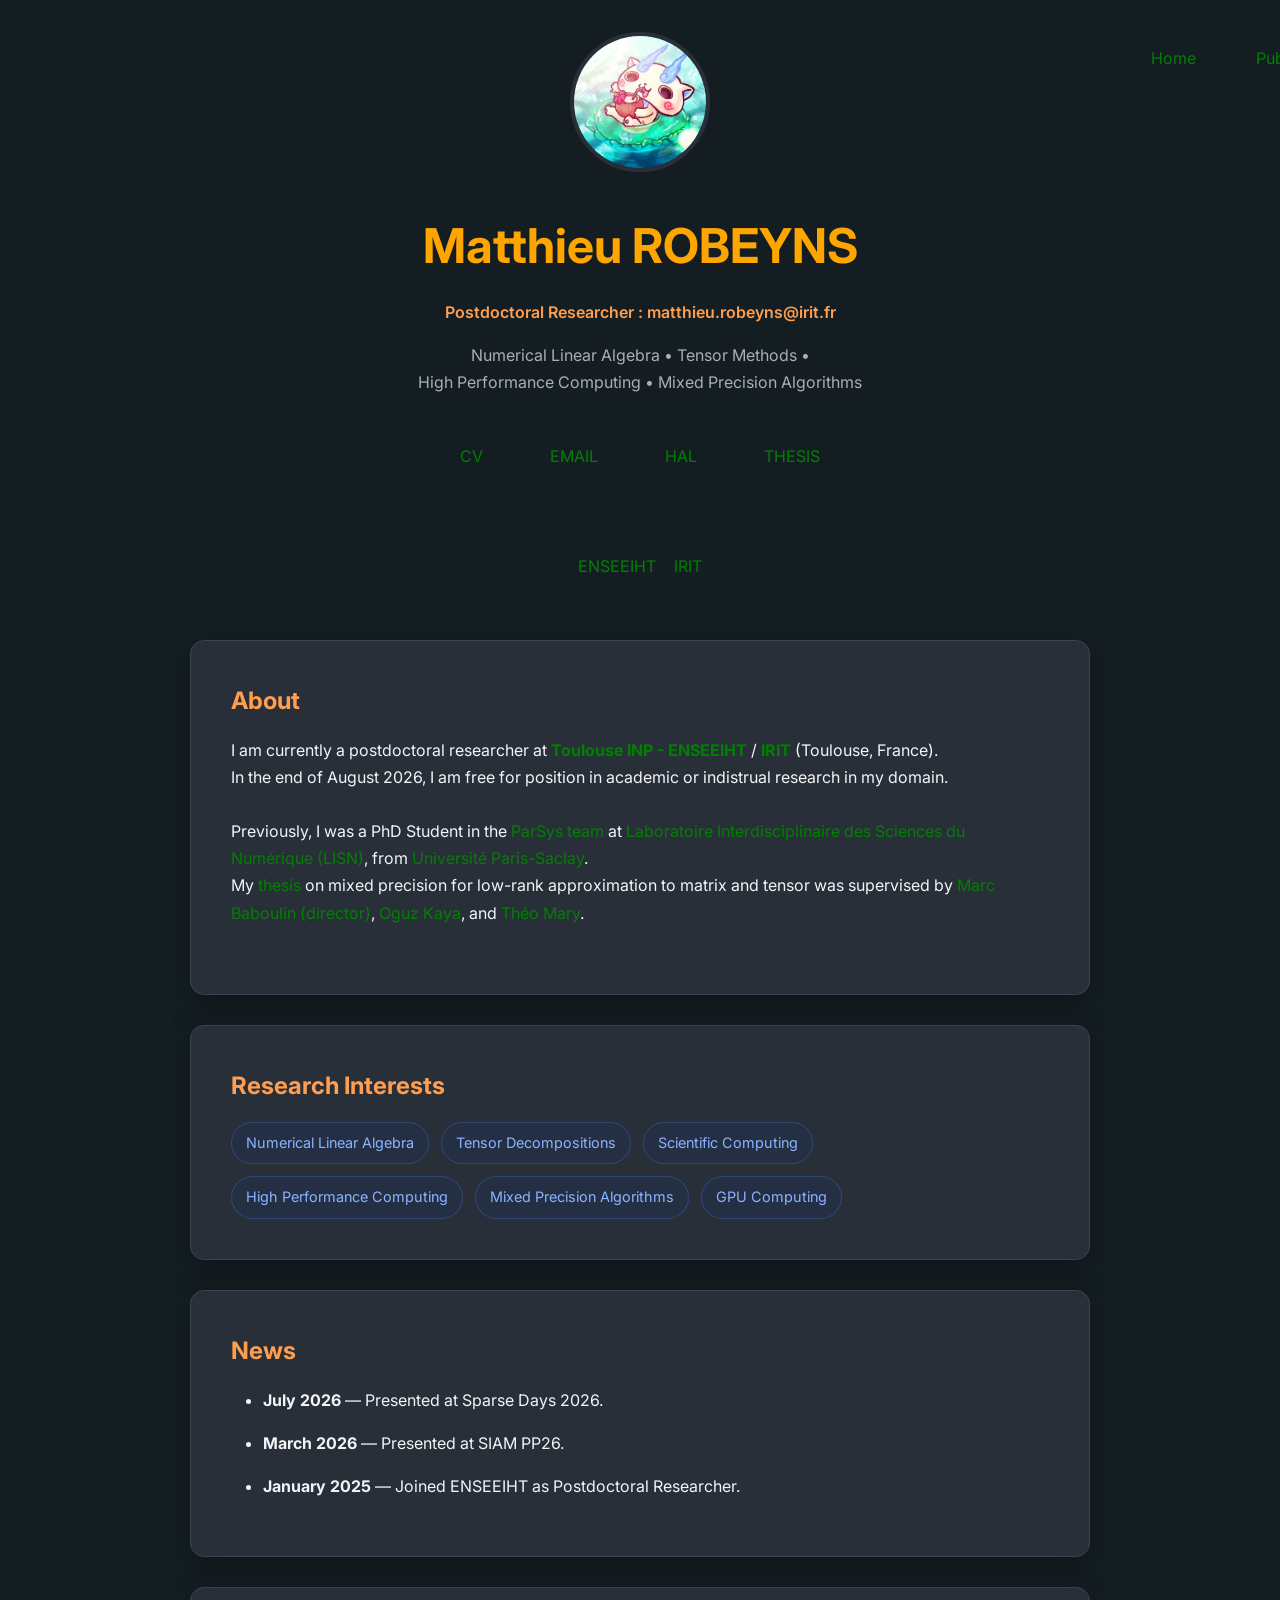
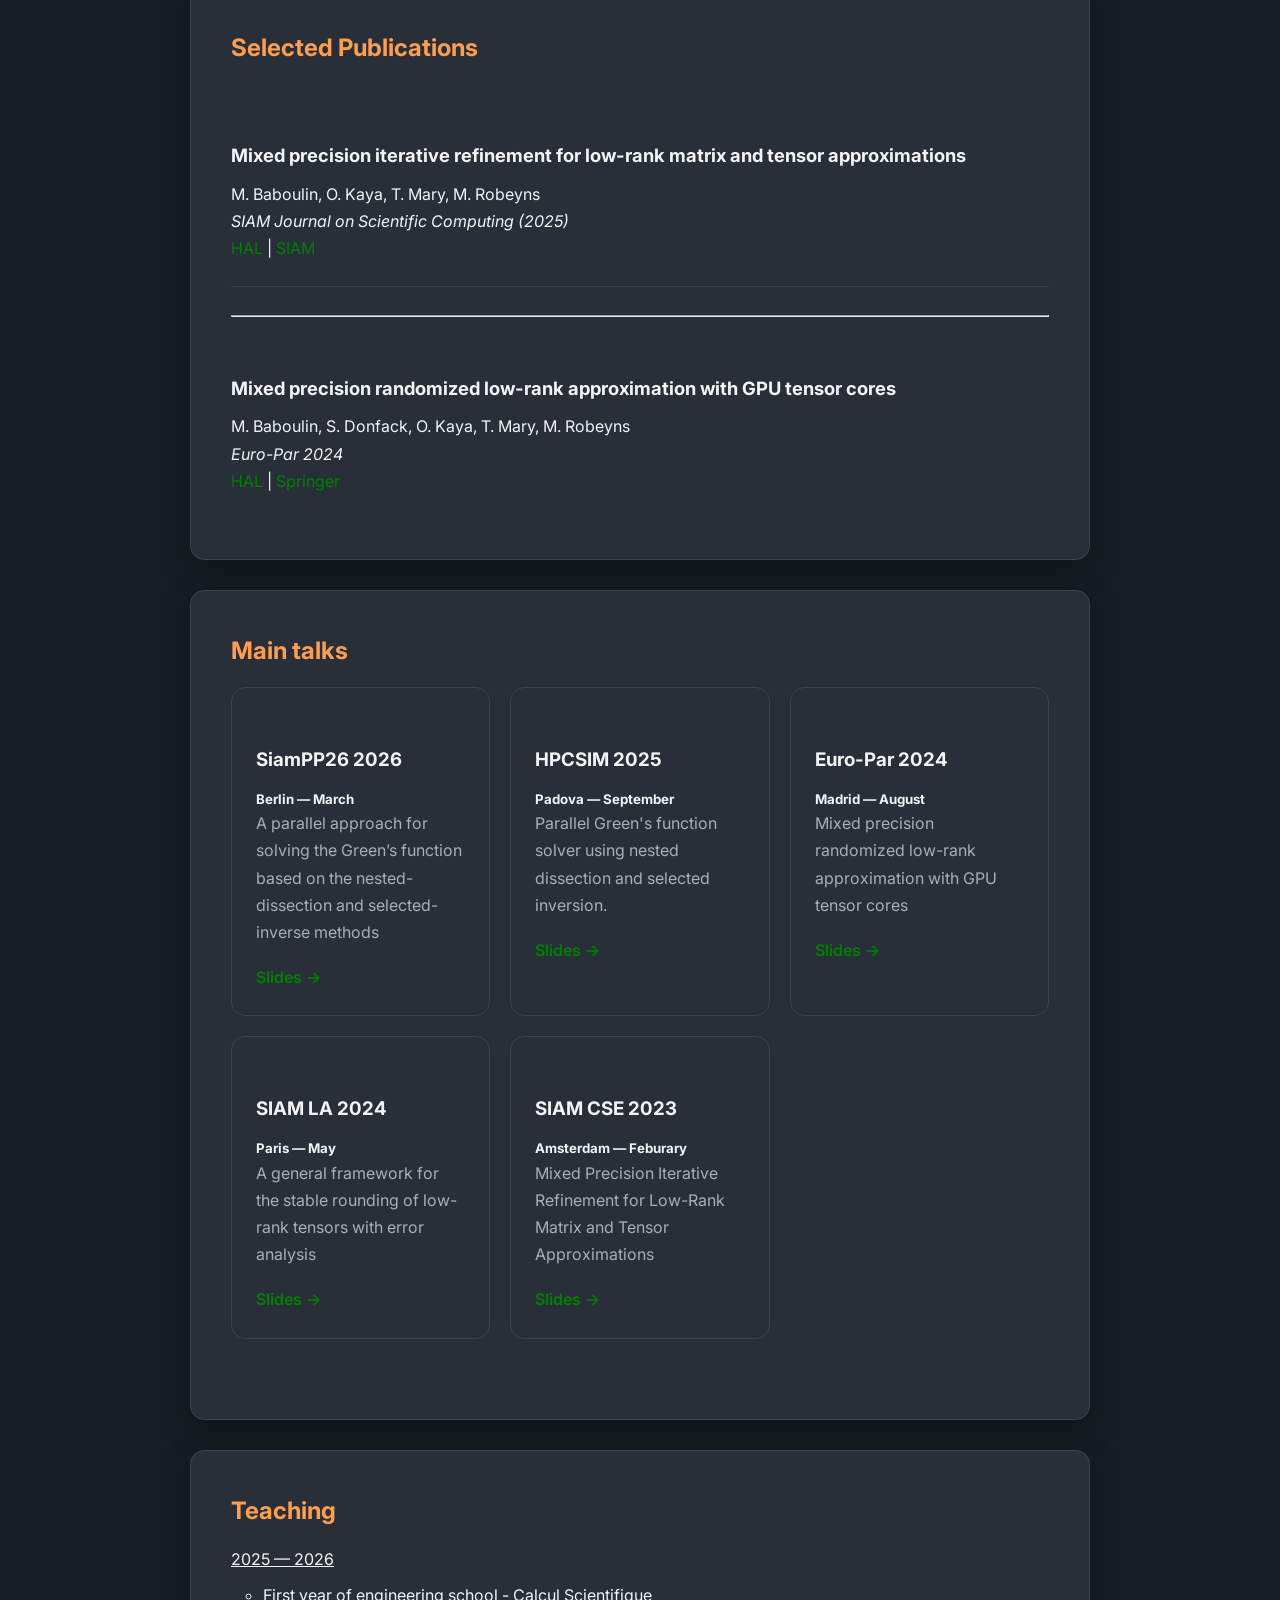
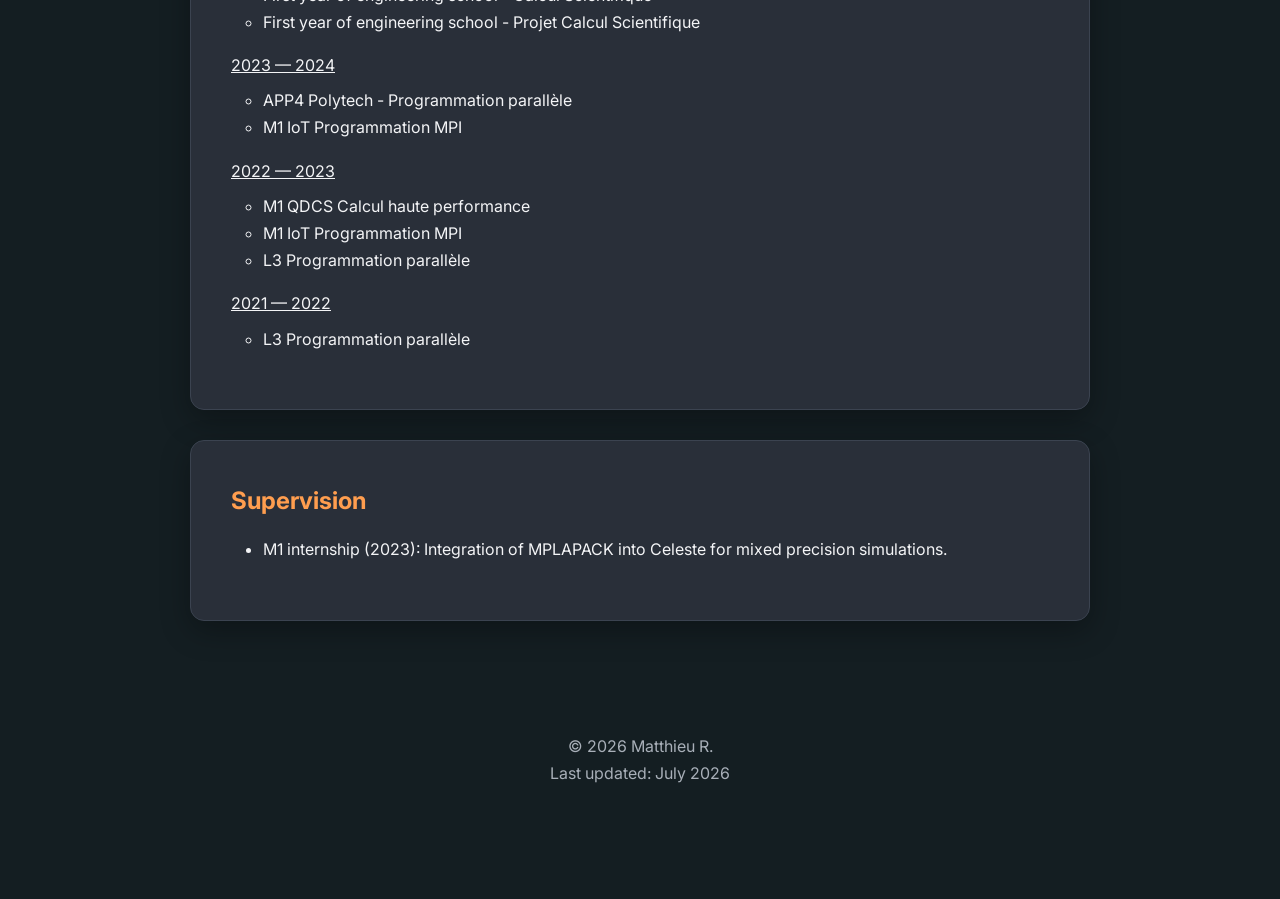
<file: index.html>
<!DOCTYPE html>
<html lang="en">

    <nav class="menu">
        <ul>
            <li><a href="index.html">Home</a></li>
            <li><a href="publications.html">Publications</a></li>
            <li><a href="CuriVite.pdf">CV</a></li>
            <li><a href="teaching.html">Teaching</a></li>
        </ul>
    </nav>

    <head>
        <meta charset="UTF-8">
        <meta name="viewport" content="width=device-width, initial-scale=1.0">

        <title>Matthieu ROBEYNS</title>

        <link rel="stylesheet" href="style.css">

        <!-- Google Font -->
        <link rel="preconnect" href="https://fonts.googleapis.com">
        <link rel="preconnect" href="https://fonts.gstatic.com" crossorigin>
        <link
            href="https://fonts.googleapis.com/css2?family=Inter:wght@300;400;500;600;700&display=swap"
            rel="stylesheet">

    </head>

    <body>

        <main class="container">

            <!-- ========================= -->
            <!-- HERO -->
            <!-- ========================= -->

            <header class="hero">

                <img src="images/Koma.png"
                    alt="Portrait of Matthieu"
                    class="avatar">

                <h1>Matthieu ROBEYNS</h1>

                <p class="subtitle">
                    Postdoctoral Researcher : matthieu.robeyns@irit.fr
                </p>

                <p class="description">
                    Numerical Linear Algebra • Tensor Methods • <br>
                    High Performance Computing • Mixed Precision Algorithms
                </p>

                <div class="buttons">

                    <a href="CuriVite.pdf"
                        class="btn secondary">
                        CV
                    </a>

                    <a href="mailto:matthieu.robeyns@irit.fr"
                        class="btn secondary">
                        EMAIL
                    </a>

                    <a
                        href="https://hal.science/search/index/q/*/authIdHal_s/matthieu-robeyns"
                        class="btn secondary">
                        HAL
                    </a>

                    <a
                        href="thesis.pdf"
                        class="btn secondary">
                        THESIS
                    </a>

                </div>

            </header>

            <!-- ========================= -->
            <!-- CONTACT -->
            <!-- ========================= -->

            <section class="socials">

                <a href="https://www.enseeiht.fr">
                    ENSEEIHT
                </a>

                <a href="https://www.irit.fr">
                    IRIT
                </a>

            </section>

            <!-- ========================= -->
            <!-- ABOUT -->
            <!-- ========================= -->

            <section class="card" id="about">

                <h2>About</h2>

                <p>

                    I am currently a postdoctoral researcher at
                    <strong><a href="https://www.enseeiht.fr/fr/index.html">
                            Toulouse INP - ENSEEIHT
                        </a></strong>
                    /<strong><a href="https://www.irit.fr/">
                            IRIT
                        </a></strong>
                    (Toulouse, France). <br>

                    In the end of August 2026, I am free for position in
                    academic or indistrual research in my domain.

                </p>

                <br>

                <p>
                    Previously, I was a PhD Student in the
                    <a
                        href="https://www.lisn.upsaclay.fr/recherche/departements-et-equipes/algorithmes-apprentissage-et-calcul/systemes-paralleles-parsys/">
                        ParSys team
                    </a>
                    at <a HREF="https://www.lisn.upsaclay.fr/">Laboratoire
                        Interdisciplinaire des Sciences du
                        Numérique (LISN)</a>,
                    from <a
                        HREF="https://www.universite-paris-saclay.fr/">Université
                        Paris-Saclay</a>. <br>
                    My <a HREF="thesis.pdf">thesis</a>
                    on mixed precision for low-rank approximation to matrix and
                    tensor
                    was supervised by
                    <a HREF="https://marcbab.github.io/">Marc Baboulin
                        (director)</a>,
                    <a HREF="https://kayaogz.github.io/">Oguz Kaya</a>, and
                    <a HREF="https://perso.lip6.fr/Theo.Mary/index.php">Théo
                        Mary</a>.
                </p>

                <br>

            </section>

            <!-- ========================= -->
            <!-- RESEARCH -->
            <!-- ========================= -->

            <section class="card" id="research">

                <h2>Research Interests</h2>

                <div class="skills">

                    <span>Numerical Linear Algebra</span>
                    <span>Tensor Decompositions</span>
                    <span>Scientific Computing</span>
                    <span>High Performance Computing</span>
                    <span>Mixed Precision Algorithms</span>
                    <span>GPU Computing</span>

                </div>

            </section>

            <!-- ========================= -->
            <!-- NEWS -->
            <!-- ========================= -->

            <section class="card" id="news">

                <h2>News</h2>

                <ul>

                    <li>
                        <strong>July 2026</strong> — Presented at Sparse Days
                        2026.
                    </li>

                    <li>
                        <strong>March 2026</strong> — Presented at SIAM PP26.
                    </li>

                    <li>
                        <strong>January 2025</strong> — Joined ENSEEIHT as
                        Postdoctoral
                        Researcher.
                    </li>

                </ul>

            </section>

            <!-- ========================= -->
            <!-- PUBLICATIONS -->
            <!-- ========================= -->

            <section class="card" id="publications">

                <h2>Selected Publications</h2>

                <article class="publication">

                    <h3>
                        Mixed precision iterative refinement for low-rank matrix
                        and tensor approximations
                    </h3>

                    <p>
                        M. Baboulin,
                        O. Kaya,
                        T. Mary,
                        M. Robeyns
                    </p>

                    <p>
                        <em>SIAM Journal on Scientific Computing (2025)</em>
                    </p>

                    <p>

                        <a
                            href="https://hal.science/hal-04115337v1/file/Paper.pdf">
                            HAL
                        </a>

                        |

                        <a
                            href="https://epubs.siam.org/doi/abs/10.1137/23M1576992">
                            SIAM
                        </a>

                    </p>

                </article>

                <br>
                <hr>

                <article class="publication">

                    <h3>
                        Mixed precision randomized low-rank approximation with
                        GPU tensor cores
                    </h3>

                    <p>
                        M. Baboulin,
                        S. Donfack,
                        O. Kaya,
                        T. Mary,
                        M. Robeyns
                    </p>

                    <p>
                        <em>Euro-Par 2024</em>
                    </p>

                    <p>

                        <a href="https://hal.science/LISN/hal-04520893v1">
                            HAL
                        </a>

                        |

                        <a
                            href="https://link.springer.com/chapter/10.1007/978-3-031-69583-4_3">
                            Springer
                        </a>

                    </p>

                </article>

            </section>

            <!-- ========================= -->
            <!-- TALKS -->
            <!-- ========================= -->

            <section class="card" id="talks">

                <h2>Main talks</h2>

                <div class="project-grid">

                    <div class="project-card">

                        <h3>SiamPP26 2026</h3>
                        <h5>Berlin &mdash; March</h5>

                        <p>
                            A parallel approach for solving the Green’s function
                            based on
                            the nested-dissection and selected-inverse methods
                        </p>

                        <a href="Talks/2026_SiamPP26.pdf">
                            Slides →
                        </a>

                    </div>

                    <div class="project-card">

                        <h3>HPCSIM 2025</h3>
                        <h5>Padova &mdash; September</h5>

                        <p>
                            Parallel Green's function solver using nested
                            dissection and selected inversion.
                        </p>

                        <a href="Talks/2025_Slide_Padova.pdf">
                            Slides →
                        </a>

                    </div>

                    <div class="project-card">

                        <h3>Euro-Par 2024</h3>
                        <h5>Madrid &mdash; August</h5>

                        <p>
                            Mixed precision randomized low-rank approximation
                            with GPU tensor cores
                        </p>

                        <a href="Talks/2024_EuroPar.pdf">
                            Slides →
                        </a>

                    </div>

                    <div class="project-card">

                        <h3>SIAM LA 2024</h3>
                        <h5>Paris &mdash; May</h5>

                        <p>
                            A general framework for the stable rounding of
                            low-rank tensors with error analysis
                        </p>

                        <a href="Talks/2024_SIAM_LA.pdf">
                            Slides →
                        </a>

                    </div>

                    <div class="project-card">

                        <h3>SIAM CSE 2023</h3>
                        <h5>Amsterdam &mdash; Feburary</h5>

                        <p>
                            Mixed Precision Iterative Refinement for Low-Rank
                            Matrix and Tensor Approximations
                        </p>

                        <a href="Talks/2023_SIAM_CSE.pdf">
                            Slides →
                        </a>

                    </div>

                </div>

            </section>

            <!-- ========================= -->
            <!-- TEACHING -->
            <!-- ========================= -->

            <section class="card" id="teaching">
                <h2>Teaching</h2>

                <ul>
                    <li>
                        <u>2025 — 2026</u>
                        <ul>
                            <li>First year of engineering school - Calcul
                                Scientifique</li>
                            <li>First year of engineering school - Projet
                                Calcul Scientifique</li>
                        </ul>
                    </li>

                    <li>
                        <u>2023 — 2024</u>
                        <ul>
                            <li>APP4 Polytech - Programmation parallèle</li>
                            <li>M1 IoT Programmation MPI</li>
                        </ul>
                    </li>

                    <li>
                        <u>2022 — 2023</u>
                        <ul>
                            <li>M1 QDCS Calcul haute performance</li>
                            <li>M1 IoT Programmation MPI</li>
                            <li>L3 Programmation parallèle</li>
                        </ul>
                    </li>

                    <li>
                        <u>2021 — 2022</u>
                        <ul>
                            <li>L3 Programmation parallèle</li>
                        </ul>
                    </li>
                </ul>

            </section>

            <section class="card" id="supervision">
                <h2>Supervision</h2>

                <ul>

                    <li>

                        M1 internship (2023):
                        Integration of MPLAPACK into Celeste for
                        mixed precision
                        simulations.

                    </li>

                </ul>

            </section>

            <!-- ========================= -->
            <!-- FOOTER -->
            <!-- ========================= -->

            <footer>

                © 2026 Matthieu R.

                <br>
                Last updated: July 2026

            </footer>

        </main>

    </body>
</html>
</file>
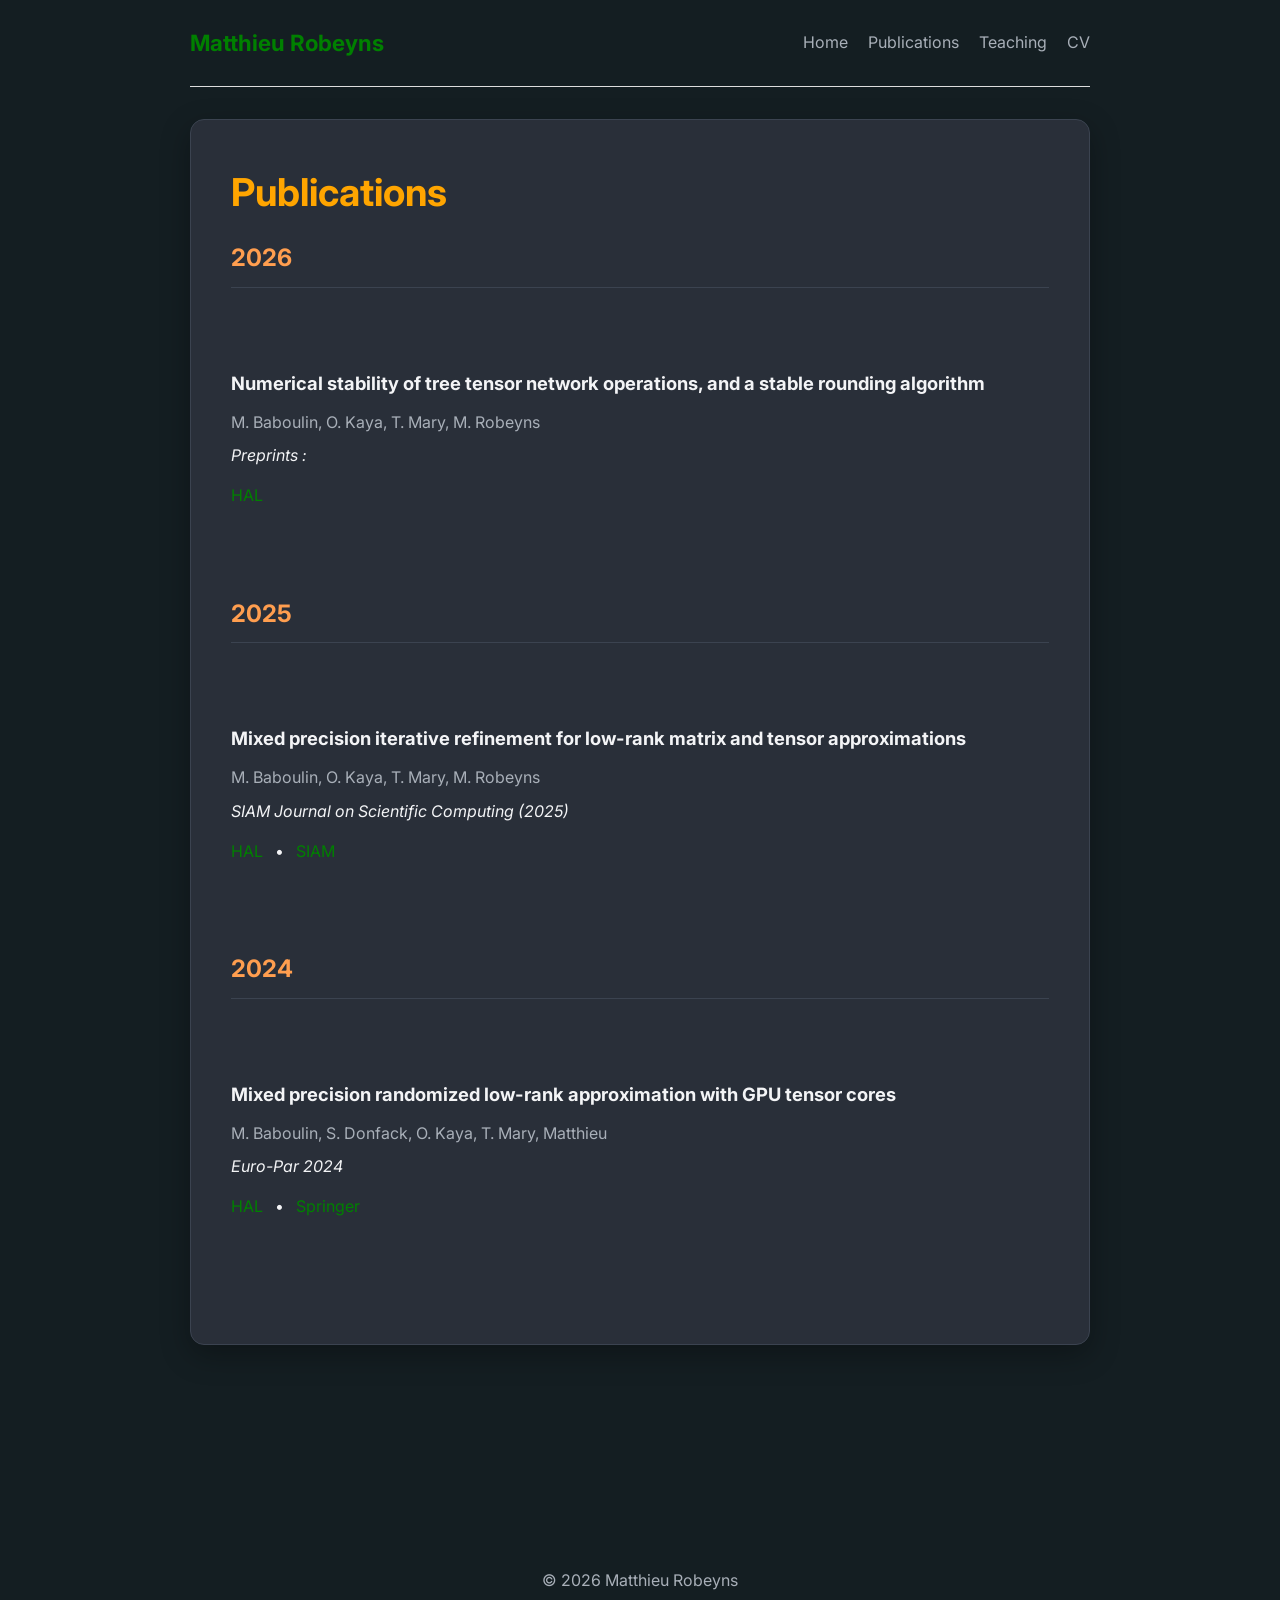
<file: publications.html>
<!DOCTYPE html>
<html lang="en">

<head>
    <meta charset="UTF-8">
    <meta name="viewport" content="width=device-width, initial-scale=1.0">
    <title>Publications | Matthieu Robeyns</title>

    <link rel="stylesheet" href="style.css">
    <!-- Google Font -->
        <link rel="preconnect" href="https://fonts.googleapis.com">
        <link rel="preconnect" href="https://fonts.gstatic.com" crossorigin>
        <link
            href="https://fonts.googleapis.com/css2?family=Inter:wght@300;400;500;600;700&display=swap"
            rel="stylesheet">
</head>

<body>

    <header class="navbar">

        <a href="index.html" class="logo">
            Matthieu Robeyns
        </a>

        <nav>
            <ul class="nav-links">
                <li><a href="index.html">Home</a></li>
                <li><a href="publications.html">Publications</a></li>
                <li><a href="teaching.html">Teaching</a></li>
                <li><a href="CuriVite.pdf">CV</a></li>
            </ul>
        </nav>

    </header>

    <main class="container">

        <section class="card">

            <h1>Publications</h1>

            <!-- <p class="intro">
                Article titles redirect to the most relevant version
                (official DOI when available, preprint otherwise).
            </p> -->

            <!-- ==================== -->
            <!-- 2026 -->
            <!-- ==================== -->

            <section class="publication-year">

                <h2>2026</h2>

                <article class="publication">

                    <h3>Numerical stability of tree tensor network operations, and a stable rounding algorithm</h3>

                    <p class="authors">
                        M. Baboulin,
                        O. Kaya,
                        T. Mary,
                        M. Robeyns
                    </p>

                    <p class="journal">
                        Preprints :
                    </p>

                    <div class="links">
                        <a href="https://hal.science/hal-04996127/">HAL</a>
                    </div>

                </article>

            </section>

            <!-- ==================== -->
            <!-- 2025 -->
            <!-- ==================== -->

            <section class="publication-year">

                <h2>2025</h2>

                <article class="publication">

                    <h3>Mixed precision iterative refinement for low-rank matrix
                        and tensor approximations</h3>

                    <p class="authors">
                        M. Baboulin,
                        O. Kaya,
                        T. Mary,
                        M. Robeyns
                    </p>

                    <p class="journal">
                        SIAM Journal on Scientific Computing (2025)
                    </p>

                    <div class="links">
                        <a href="https://hal.science/hal-04115337v1/file/Paper.pdf">HAL</a>
                        <span>•</span>
                        <a href="https://epubs.siam.org/doi/abs/10.1137/23M1576992">SIAM</a>
                    </div>

                </article>

            </section>

            <!-- ==================== -->
            <!-- 2024 -->
            <!-- ==================== -->

            <section class="publication-year">

                <h2>2024</h2>

                <article class="publication">

                    <h3>Mixed precision randomized low-rank approximation with
                        GPU tensor cores</h3>

                    <p class="authors">
                        M. Baboulin,
                        S. Donfack,
                        O. Kaya,
                        T. Mary,
                        Matthieu
                    </p>

                    <p class="journal">
                        Euro-Par 2024
                    </p>

                    <div class="links">
                        <a href="https://hal.science/LISN/hal-04520893v1">HAL</a>
                        <span>•</span>
                        <a href="https://link.springer.com/chapter/10.1007/978-3-031-69583-4_3">Springer</a>
                    </div>

                </article>

            </section>

            <!-- ==================== -->
            <!-- Ajouter une nouvelle année ici -->
            <!-- ==================== -->

        </section>

    </main>

    <footer>
        <p>
            © 2026 Matthieu Robeyns
        </p>
    </footer>

</body>

</html>
</file>
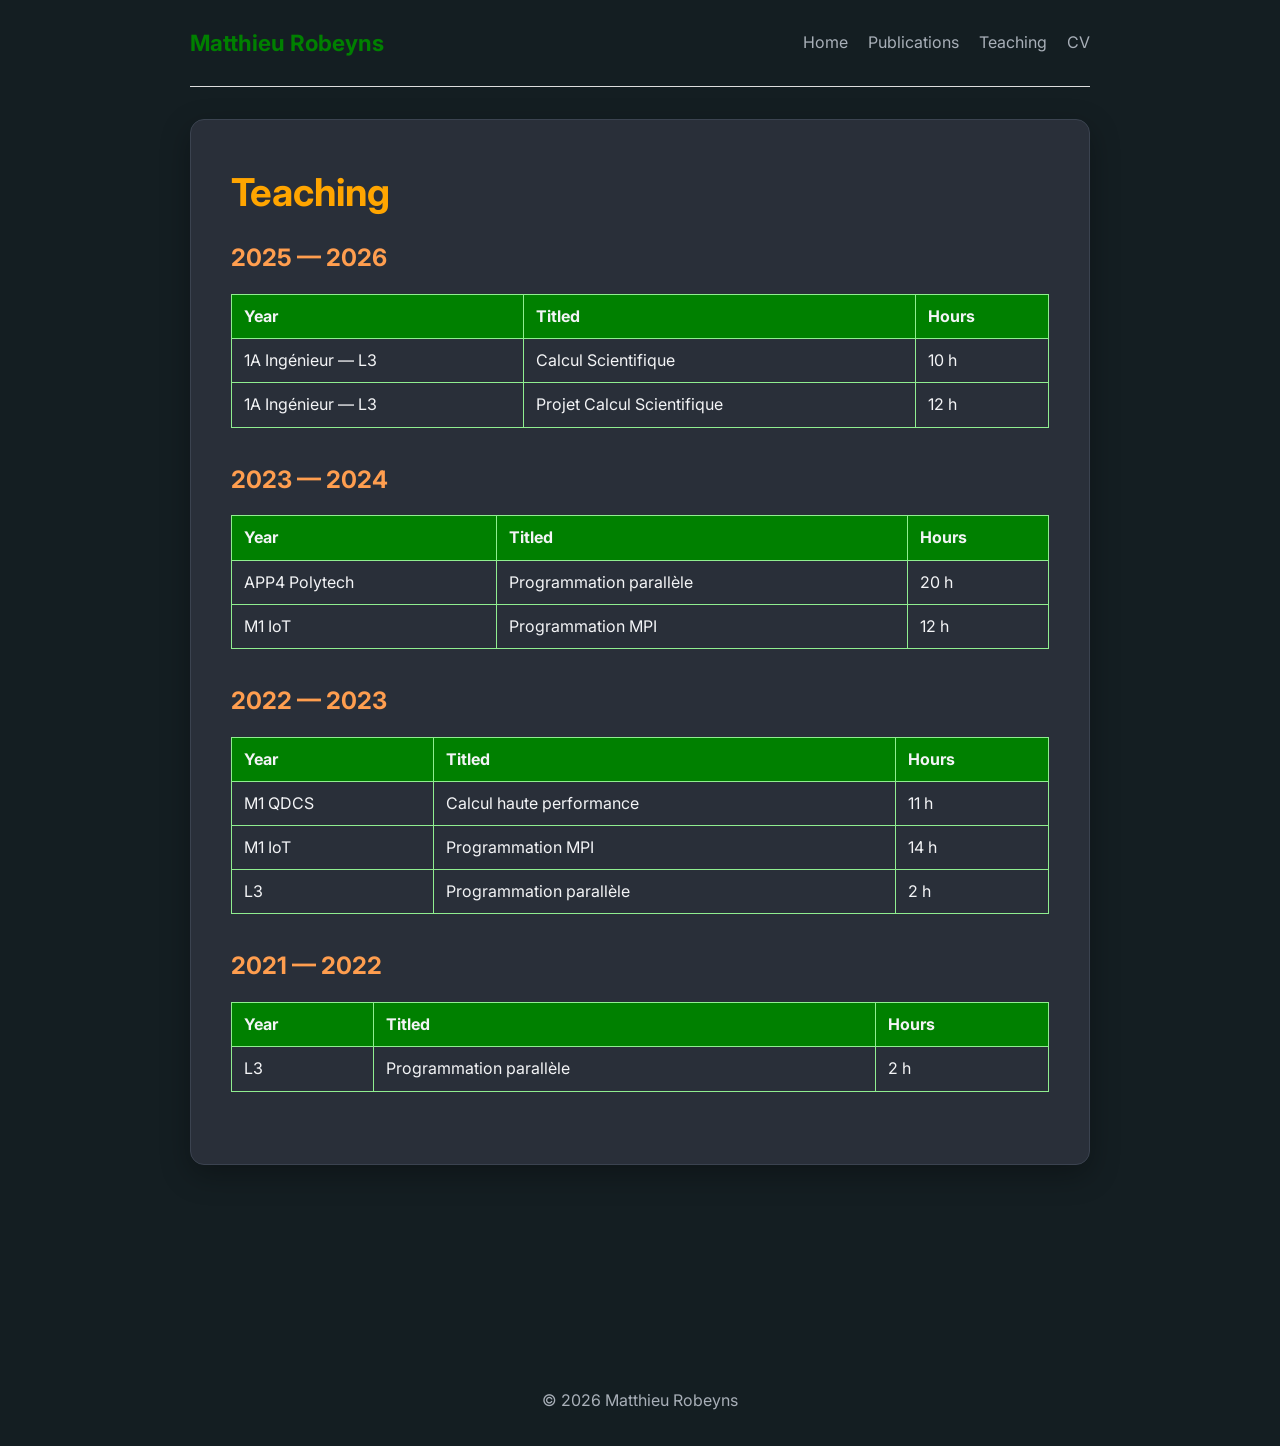
<file: teaching.html>
<!DOCTYPE html>
<html lang="en">

<head>
    <meta charset="UTF-8">
    <meta name="viewport" content="width=device-width, initial-scale=1.0">
    <title>Publications | Matthieu Robeyns</title>

    <link rel="stylesheet" href="style.css">
    <!-- Google Font -->
        <link rel="preconnect" href="https://fonts.googleapis.com">
        <link rel="preconnect" href="https://fonts.gstatic.com" crossorigin>
        <link
            href="https://fonts.googleapis.com/css2?family=Inter:wght@300;400;500;600;700&display=swap"
            rel="stylesheet">
</head>

<body>

    <header class="navbar">

        <a href="index.html" class="logo">
            Matthieu Robeyns
        </a>

        <nav>
            <ul class="nav-links">
                <li><a href="index.html">Home</a></li>
                <li><a href="publications.html">Publications</a></li>
                <li><a href="teaching.html">Teaching</a></li>
                <li><a href="CuriVite.pdf">CV</a></li>
            </ul>
        </nav>

    </header>

        <main class="container">
            <section class="card" id="teaching">

                <h1>Teaching</h1>

                <h2>2025 — 2026</h2>

                <table class="teaching-table">
                    <thead>
                        <tr>
                            <th>Year</th>
                            <th>Titled</th>
                            <th>Hours</th>
                        </tr>
                    </thead>

                    <tbody>
                        <tr>
                            <td>1A Ingénieur &mdash; L3</td>
                            <td>Calcul Scientifique</td>
                            <td>10 h</td>
                        </tr>
                        <tr>
                            <td>1A Ingénieur &mdash; L3</td>
                            <td>Projet Calcul Scientifique</td>
                            <td>12 h</td>
                        </tr>
                    </tbody>
                </table>

                <h2>2023 — 2024</h2>

                <table class="teaching-table">
                    <thead>
                        <tr>
                            <th>Year</th>
                            <th>Titled</th>
                            <th>Hours</th>
                        </tr>
                    </thead>

                    <tbody>
                        <tr>
                            <td>APP4 Polytech</td>
                            <td>Programmation parallèle</td>
                            <td>20 h</td>
                        </tr>
                        <tr>
                            <td>M1 IoT</td>
                            <td>Programmation MPI</td>
                            <td>12 h</td>
                        </tr>
                    </tbody>
                </table>

                <h2>2022 — 2023</h2>

                <table class="teaching-table">
                    <thead>
                        <tr>
                            <th>Year</th>
                            <th>Titled</th>
                            <th>Hours</th>
                        </tr>
                    </thead>

                    <tbody>
                        <tr>
                            <td>M1 QDCS</td>
                            <td>Calcul haute performance</td>
                            <td>11 h</td>
                        </tr>
                        <tr>
                            <td>M1 IoT</td>
                            <td>Programmation MPI</td>
                            <td>14 h</td>
                        </tr>
                        <tr>
                            <td>L3</td>
                            <td>Programmation parallèle</td>
                            <td>2 h</td>
                        </tr>
                    </tbody>
                </table>

                <h2>2021 — 2022</h2>

                <table class="teaching-table">
                    <thead>
                        <tr>
                            <th>Year</th>
                            <th>Titled</th>
                            <th>Hours</th>
                        </tr>
                    </thead>

                    <tbody>
                        <tr>
                            <td>L3</td>
                            <td>Programmation parallèle</td>
                            <td>2 h</td>
                        </tr>
                    </tbody>
                </table>

            </section>
    </main>

    <footer>
        <p>
            © 2026 Matthieu Robeyns
        </p>
    </footer>

</body>

</html>
</file>
<file: style.css>
/* HERO */

.hero {
    text-align: center;
    margin-bottom: 70px;
}

.hero h1 {
    font-size: 3rem;
    margin-bottom: 12px;
}

.subtitle {
    color: var(--accent);
    font-weight: 600;
    margin-bottom: 16px;
}

.description {
    color: var(--muted);
    max-width: 650px;
    margin: auto;
}

/* BUTTONS */

.buttons {
    margin-top: 35px;

    display: flex;
    justify-content: center;
    gap: 15px;
    flex-wrap: wrap;
}

.btn {
    text-decoration: none;

    color: white;
    background: var(--accent);

    padding: 12px 26px;

    border-radius: 12px;

    transition: .25s;
}

.btn:hover {
    transform: translateY(-3px);
    box-shadow: 0 10px 25px rgba(7, 13, 25, 0.35);
}

.secondary {
    background: var(--surface);
}

.secondary:hover {
    background: var(--surface-hover);
}

/* SOCIALS */

.socials {
    display: flex;
    justify-content: center;
    flex-wrap: wrap;

    gap: 18px;

    margin-bottom: 60px;
}

.socials a {
    color: var(--muted);
    text-decoration: none;
    transition: .25s;
}

.socials a:hover {
    color: white;
}

/* CARDS */

.card {
    background: var(--surface);

    border: 1px solid var(--border);

    border-radius: var(--radius);

    padding: 28px;

    margin-bottom: 30px;

    box-shadow: var(--shadow);

    transition: .3s;
}

.card:hover {
    transform: translateY(-5px);
}

.card h2 {
    margin-bottom: 15px;

    color: #ff9e4f;
}

/* PROJECTS */

#projects h2 {
    margin-bottom: 20px;
}

.project-grid {
    display: grid;

    grid-template-columns: repeat(auto-fit, minmax(250px,1fr));

    gap: 20px;

    margin-bottom: 40px;
}

.project-card {
    background: var(--surface);

    border: 1px solid var(--border);

    border-radius: var(--radius);

    padding: 24px;

    transition: .3s;
}

.project-card:hover {
    background: var(--surface-hover);

    transform: translateY(-6px);
}

.project-card h3 {
    margin-bottom: 12px;
}

.project-card p {
    color: var(--muted);
    margin-bottom: 18px;
}

.project-card a {
    text-decoration: none;
    color: var(--accent);
    font-weight: 600;
}

/* SKILLS */

.skills {
    display: flex;
    flex-wrap: wrap;
    gap: 12px;
}

.skills span {
    background: rgba(2, 54, 151, 0.12);

    color: #8ab4ff;

    padding: 8px 14px;

    border-radius: 999px;

    font-size: .9rem;

    border: 1px solid rgba(79,140,255,.25);
}

/* SECTION SPACING */

section {
    margin-bottom: 60px;
}

/* FOOTER */

footer {
    text-align: center;

    color: var(--muted);

    margin-top: 80px;
}

/* SCROLLBAR */

::-webkit-scrollbar {
    width: 10px;
}

::-webkit-scrollbar-track {
    background: #0f1117;
}

::-webkit-scrollbar-thumb {
    background: #2f3542;
    border-radius: 20px;
}

::-webkit-scrollbar-thumb:hover {
    background: #4f8cff;
}

/* SELECTION */

::selection {
    background: var(--accent);
    color: white;
}

/* RESPONSIVE */

@media (max-width: 768px) {

    .hero h1 {
        font-size: 2.2rem;
    }

    .buttons {
        flex-direction: column;
        align-items: center;
    }

    .btn {
        width: 220px;
        text-align: center;
    }

}

.menu {
    position: fixed;
    top: 20px;
    left: 50%;
    transform: translateX(110%);
}

.menu ul {
    display: flex;
    gap: 20px;
    list-style: none;
    margin: 0;
    padding: 0;
}

.menu li {
    margin: 15px 0;
}

.menu a {
    display: block;
    padding: 10px 20px;
    text-decoration: none;
    background: #333;
    color: white;
    border-radius: 6px;
}

.menu a:hover {
    background: #555;
}

::selection{
    background: #ff9e4f;
}

::-moz-selection{
    background: #ff9e4f;
}

a:link {
  color: green;
  background-color: transparent;
  text-decoration: none;
}

a:visited {
  color: pink;
  background-color: transparent;
  text-decoration: none;
}

a:hover {
  color: red;
  background-color: transparent;
  text-decoration: underline;
}

a:active {
  color: yellow;
  background-color: transparent;
  text-decoration: underline;
}

.menu_left {
    position: fixed;
    top: 20px;
    left: 50%;
    transform: translateX(0%);
}

.menu_left a {
    display: block;
    padding: 10px 20px;
    text-decoration: none;
    background: #141e22;
    color: white;
    border-radius: 6px;
}

#teaching > ul {
    padding-left: 0;
    list-style: none;
}

#teaching > ul > li {
    margin-bottom: 1rem;
}

#teaching > ul > li > ul {
    padding-left: 2rem;
    margin-top: 0.5rem;
}

#supervision ul {
    padding-left: 2rem;   /* indentation */
}

#supervision li {
    margin-bottom: 1em;   /* espace entre les années */
}

#news ul {
    padding-left: 2rem;   /* indentation */
}

#news li {
    margin-bottom: 1em;   /* espace entre les années */
}


.teaching-table {
    width: 100%;
    border-collapse: collapse;
    margin-bottom: 2rem;
}

.teaching-table th,
.teaching-table td {
    border: 1px solid lightgreen;
    padding: 0.5rem 0.75rem;
    text-align: left;
}

.teaching-table thead {
    background-color: green;
}

.teaching-table th {
    font-weight: bold;
}

h3 {
    margin-top: 2rem;
    margin-bottom: 0.5rem;
}

.navbar{
    display:flex;
    justify-content:space-between;
    align-items:center;
    padding:1rem 3rem;
    border-bottom:1px solid #ddd;
}

.navbar ul{
    display:flex;
    gap:2rem;
    list-style:none;
    margin:0;
    padding:0;
}

.logo{
    font-size:1.5rem;
    font-weight:bold;
    text-decoration:none;
}

/* ==========================================================
   Profil Pic
========================================================== */

.avatar {
    width: 140px;
    height: 140px;
    border-radius: 50%;
    object-fit: cover;

    border: 4px solid var(--surface);

    margin-bottom: 25px;

    transition: .3s;
}

.avatar:hover {
    transform: scale(1.05);
}

/* ==========================================================
   RESET
========================================================== */

* {
    margin: 0;
    padding: 0;
    box-sizing: border-box;
}

/* ==========================================================
   VARIABLES
========================================================== */

:root {
    --bg: #141e22;
    --surface: #292f39;
    --surface-hover: #323846;

    --text: #f3f4f6;
    --muted: #a8afb8;
    --accent: #ff9e4f;

    --border: #3b4350;

    --radius: 14px;
    --shadow: 0 10px 30px rgba(0, 0, 0, .30);

    --max-width: 900px;
}

/* ==========================================================
   GLOBAL
========================================================== */

html {
    scroll-behavior: smooth;
}

body {
    font-family: "Inter", Arial, Helvetica, sans-serif;
    background: var(--bg);
    color: var(--text);
    line-height: 1.7;
}

a {
    color: var(--accent);
    text-decoration: none;
    transition: color .2s ease;
}

a:hover {
    text-decoration: underline;
}

/* ==========================================================
   NAVBAR
========================================================== */

.navbar {
    display: fixed;
    justify-content: space-between;
    align-items: center;

    max-width: var(--max-width);
    margin: 0 auto;

    padding: 1.5rem 0;
}

.navbar ul {
    display: flex;
    gap: 20px;
    list-style: none;
    margin: 0;
    padding: 0;
}

.logo {
    color: var(--text);
    font-size: 1.4rem;
    font-weight: 700;
}

.logo:hover {
    text-decoration: none;
}

.nav-links {
    display: flex;
    list-style: none;
    gap: 2rem;
}

.nav-links a {
    color: var(--muted);
}

.nav-links a:hover {
    color: white;
}

/* ==========================================================
   MAIN CONTAINER
========================================================== */

.container {
    width: min(92%, var(--max-width));
    margin: auto;
    padding: 2rem 0 5rem;
}

/* ==========================================================
   CARD
========================================================== */

.card {
    background: var(--surface);

    border: 1px solid var(--border);

    border-radius: var(--radius);

    padding: 2.5rem;

    box-shadow: var(--shadow);
}

/* ==========================================================
   TITLES
========================================================== */

h1 {
    font-size: 2.4rem;
    margin-bottom: 0.8rem;
    color: orange;
}

.intro {
    color: var(--muted);
    margin-bottom: 3rem;
}

/* ==========================================================
   PUBLICATION YEARS
========================================================== */

.publication-year {
    margin-top: 3rem;
}

.publication-year:first-of-type {
    margin-top: 0;
}

.publication-year h2 {
    color: var(--accent);

    margin-bottom: 1.5rem;
    padding-bottom: .5rem;

    border-bottom: 1px solid var(--border);
}

/* ==========================================================
   PUBLICATION
========================================================== */

.publication {
    padding: 1.5rem 0;
}

.publication:not(:last-child) {
    border-bottom: 1px solid rgba(255,255,255,.08);
}

.publication h3 {
    font-size: 1.15rem;
    margin-bottom: .6rem;
}

.authors {
    color: var(--muted);
    margin-bottom: .4rem;
}

.journal {
    font-style: italic;
    margin-bottom: .8rem;
}

.links {
    display: flex;
    align-items: center;
    gap: .75rem;

    flex-wrap: wrap;
}

/* ==========================================================
   FOOTER
========================================================== */

footer {
    text-align: center;
    color: var(--muted);

    padding: 2rem 0;
}

/* ==========================================================
   SELECTION
========================================================== */

::selection {
    background: var(--accent);
    color: white;
}

/* ==========================================================
   SCROLLBAR
========================================================== */

::-webkit-scrollbar {
    width: 10px;
}

::-webkit-scrollbar-track {
    background: #101418;
}

::-webkit-scrollbar-thumb {
    background: #46505f;
    border-radius: 20px;
}

::-webkit-scrollbar-thumb:hover {
    background: var(--accent);
}

/* ==========================================================
   RESPONSIVE
========================================================== */

@media (max-width: 768px) {

    .navbar {
        flex-direction: column;
        gap: 1rem;
        text-align: center;
    }

    .nav-links {
        flex-wrap: wrap;
        justify-content: center;
        gap: 1rem;
    }

    .card {
        padding: 1.75rem;
    }

    h1 {
        font-size: 2rem;
    }

    .publication h3 {
        font-size: 1.05rem;
    }

}
</file>
